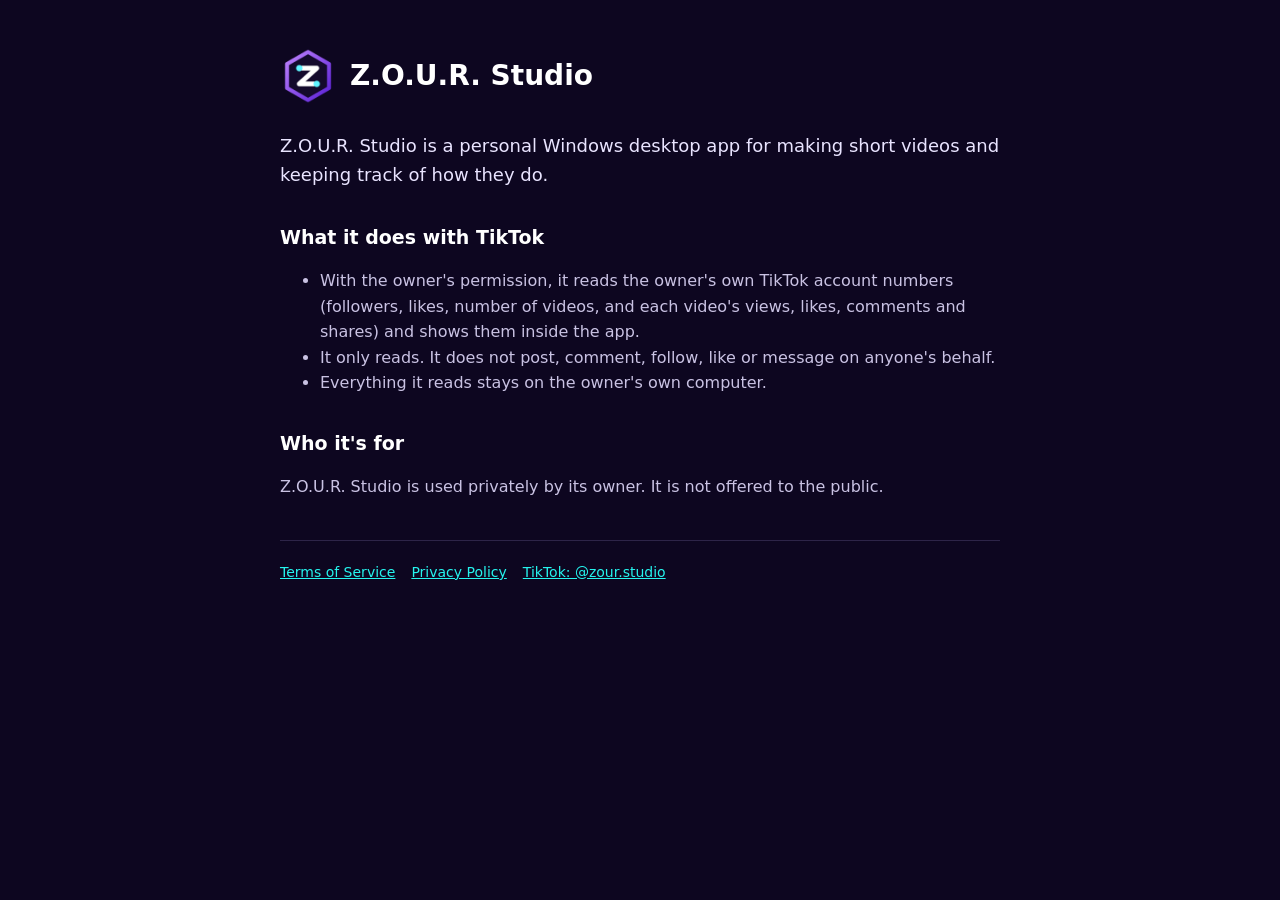
<file: index.html>
<!doctype html>
<html lang="en">
<head>
<meta charset="utf-8">
<meta name="viewport" content="width=device-width, initial-scale=1">
<title>Z.O.U.R. Studio</title>
<meta name="description" content="Z.O.U.R. Studio is a personal desktop app for making and managing short videos.">
<link rel="icon" href="icon.png">
<link rel="stylesheet" href="style.css">
</head>
<body>
<main>
<header><img src="icon.png" alt=""><h1>Z.O.U.R. Studio</h1></header>
<p class="lead">Z.O.U.R. Studio is a personal Windows desktop app for making short videos and keeping track of how they do.</p>
<h2>What it does with TikTok</h2>
<ul>
<li>With the owner's permission, it reads the owner's own TikTok account numbers (followers, likes, number of videos, and each video's views, likes, comments and shares) and shows them inside the app.</li>
<li>It only reads. It does not post, comment, follow, like or message on anyone's behalf.</li>
<li>Everything it reads stays on the owner's own computer.</li>
</ul>
<h2>Who it's for</h2>
<p>Z.O.U.R. Studio is used privately by its owner. It is not offered to the public.</p>
<nav><a href="terms.html">Terms of Service</a><a href="privacy.html">Privacy Policy</a><a href="https://www.tiktok.com/@zour.studio">TikTok: @zour.studio</a></nav>
</main>
</body>
</html>
</file>
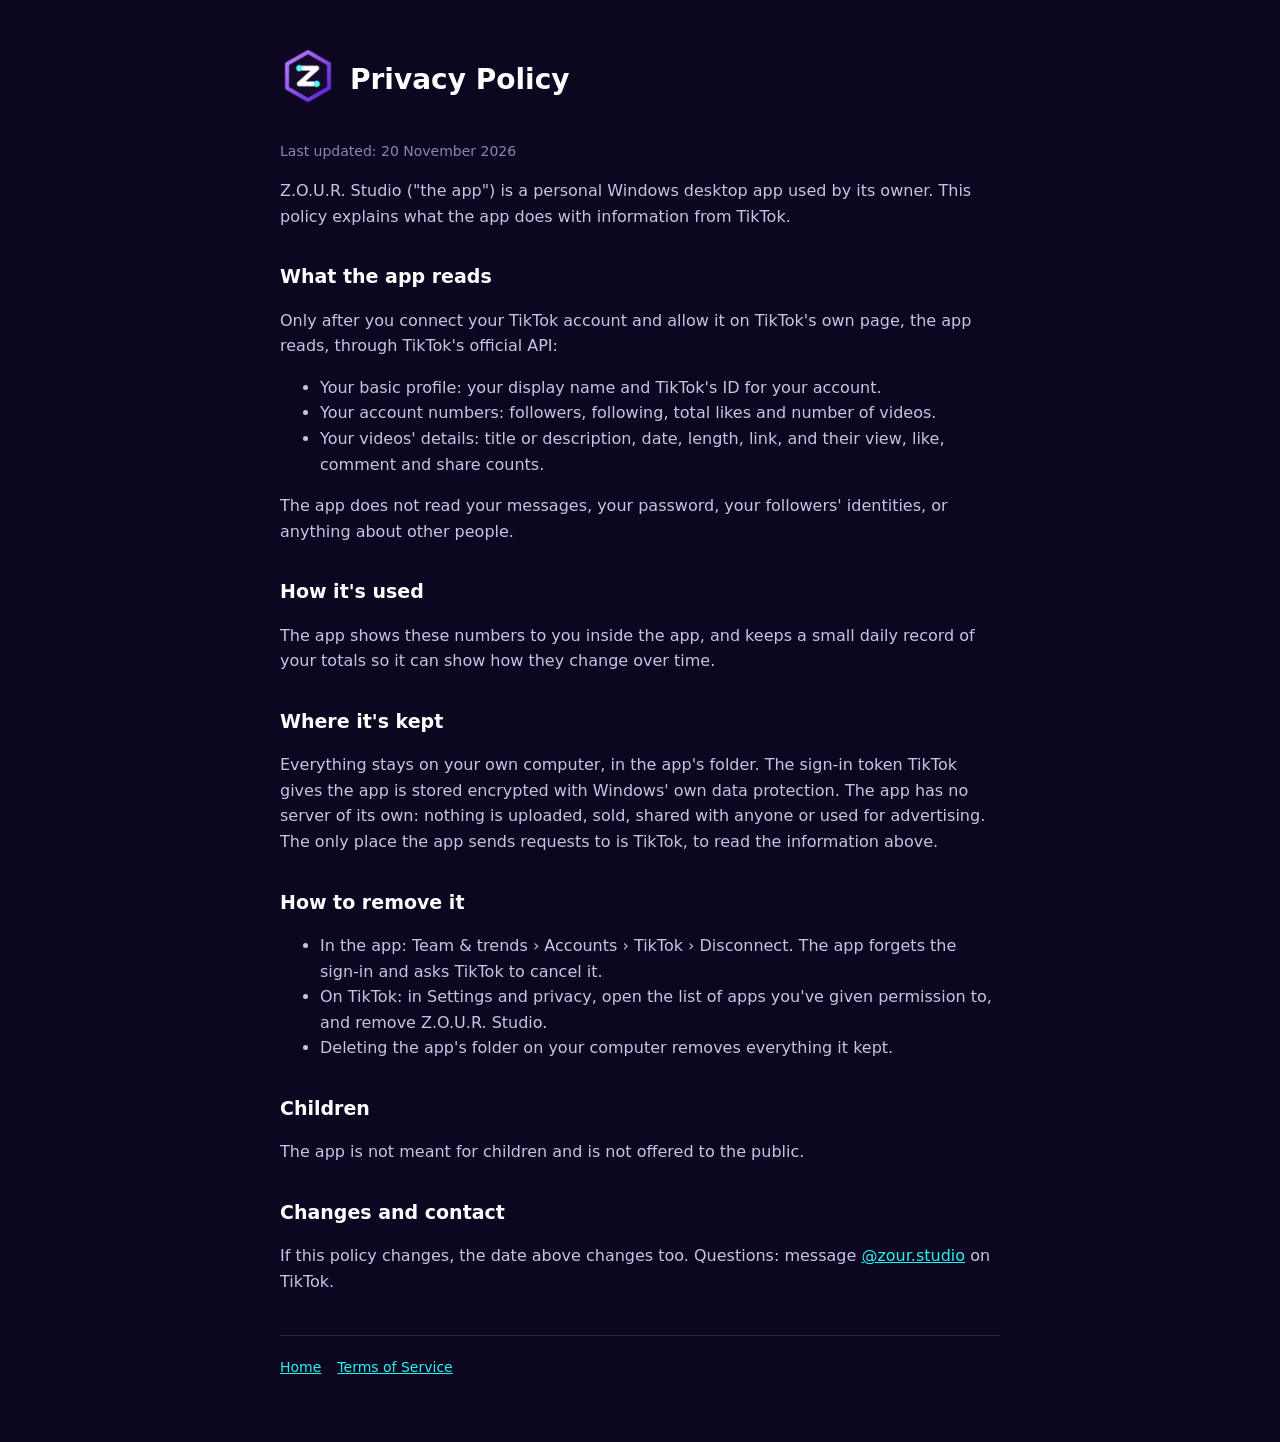
<file: privacy.html>
<!doctype html>
<html lang="en">
<head>
<meta charset="utf-8">
<meta name="viewport" content="width=device-width, initial-scale=1">
<title>Privacy Policy · Z.O.U.R. Studio</title>
<link rel="icon" href="icon.png">
<link rel="stylesheet" href="style.css">
</head>
<body>
<main>
<header><a href="index.html"><img src="icon.png" alt="Z.O.U.R. Studio"></a><h1>Privacy Policy</h1></header>
<p class="muted">Last updated: 20 November 2026</p>
<p>Z.O.U.R. Studio ("the app") is a personal Windows desktop app used by its owner. This policy explains what the app does with information from TikTok.</p>

<h2>What the app reads</h2>
<p>Only after you connect your TikTok account and allow it on TikTok's own page, the app reads, through TikTok's official API:</p>
<ul>
<li>Your basic profile: your display name and TikTok's ID for your account.</li>
<li>Your account numbers: followers, following, total likes and number of videos.</li>
<li>Your videos' details: title or description, date, length, link, and their view, like, comment and share counts.</li>
</ul>
<p>The app does not read your messages, your password, your followers' identities, or anything about other people.</p>

<h2>How it's used</h2>
<p>The app shows these numbers to you inside the app, and keeps a small daily record of your totals so it can show how they change over time.</p>

<h2>Where it's kept</h2>
<p>Everything stays on your own computer, in the app's folder. The sign-in token TikTok gives the app is stored encrypted with Windows' own data protection. The app has no server of its own: nothing is uploaded, sold, shared with anyone or used for advertising. The only place the app sends requests to is TikTok, to read the information above.</p>

<h2>How to remove it</h2>
<ul>
<li>In the app: Team &amp; trends › Accounts › TikTok › Disconnect. The app forgets the sign-in and asks TikTok to cancel it.</li>
<li>On TikTok: in Settings and privacy, open the list of apps you've given permission to, and remove Z.O.U.R. Studio.</li>
<li>Deleting the app's folder on your computer removes everything it kept.</li>
</ul>

<h2>Children</h2>
<p>The app is not meant for children and is not offered to the public.</p>

<h2>Changes and contact</h2>
<p>If this policy changes, the date above changes too. Questions: message <a href="https://www.tiktok.com/@zour.studio">@zour.studio</a> on TikTok.</p>
<nav><a href="index.html">Home</a><a href="terms.html">Terms of Service</a></nav>
</main>
</body>
</html>
</file>
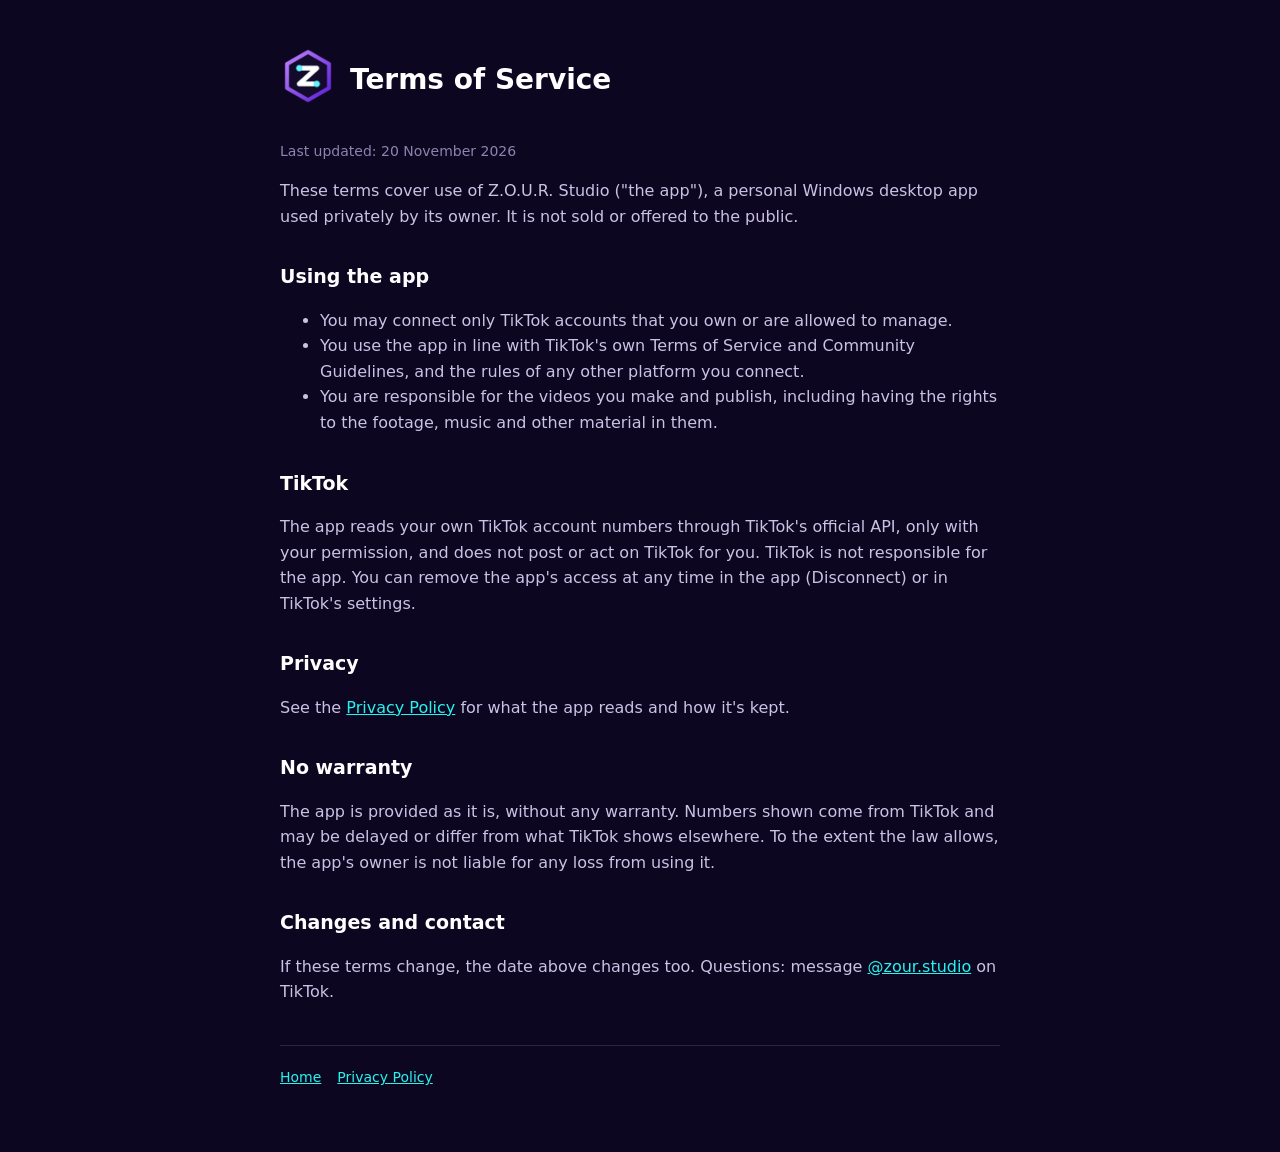
<file: terms.html>
<!doctype html>
<html lang="en">
<head>
<meta charset="utf-8">
<meta name="viewport" content="width=device-width, initial-scale=1">
<title>Terms of Service · Z.O.U.R. Studio</title>
<link rel="icon" href="icon.png">
<link rel="stylesheet" href="style.css">
</head>
<body>
<main>
<header><a href="index.html"><img src="icon.png" alt="Z.O.U.R. Studio"></a><h1>Terms of Service</h1></header>
<p class="muted">Last updated: 20 November 2026</p>
<p>These terms cover use of Z.O.U.R. Studio ("the app"), a personal Windows desktop app used privately by its owner. It is not sold or offered to the public.</p>

<h2>Using the app</h2>
<ul>
<li>You may connect only TikTok accounts that you own or are allowed to manage.</li>
<li>You use the app in line with TikTok's own Terms of Service and Community Guidelines, and the rules of any other platform you connect.</li>
<li>You are responsible for the videos you make and publish, including having the rights to the footage, music and other material in them.</li>
</ul>

<h2>TikTok</h2>
<p>The app reads your own TikTok account numbers through TikTok's official API, only with your permission, and does not post or act on TikTok for you. TikTok is not responsible for the app. You can remove the app's access at any time in the app (Disconnect) or in TikTok's settings.</p>

<h2>Privacy</h2>
<p>See the <a href="privacy.html">Privacy Policy</a> for what the app reads and how it's kept.</p>

<h2>No warranty</h2>
<p>The app is provided as it is, without any warranty. Numbers shown come from TikTok and may be delayed or differ from what TikTok shows elsewhere. To the extent the law allows, the app's owner is not liable for any loss from using it.</p>

<h2>Changes and contact</h2>
<p>If these terms change, the date above changes too. Questions: message <a href="https://www.tiktok.com/@zour.studio">@zour.studio</a> on TikTok.</p>
<nav><a href="index.html">Home</a><a href="privacy.html">Privacy Policy</a></nav>
</main>
</body>
</html>
</file>
<file: style.css>
:root { color-scheme: dark; }
* { box-sizing: border-box; }
body { margin: 0; background: #0d0620; color: #d9d3f0; font: 16px/1.6 "Segoe UI", system-ui, -apple-system, sans-serif; }
main { max-width: 760px; margin: 0 auto; padding: 48px 20px 64px; }
header { display: flex; align-items: center; gap: 14px; margin-bottom: 28px; }
header img { width: 56px; height: 56px; }
header a { color: inherit; text-decoration: none; }
h1 { margin: 0; color: #ffffff; font-size: 28px; line-height: 1.2; }
h2 { margin: 32px 0 8px; color: #ffffff; font-size: 19px; }
p, li { color: #c9c2e3; }
a { color: #25f4ee; }
.lead { font-size: 18px; color: #e9e4ff; }
.muted { color: #8d84ad; font-size: 14px; }
nav { display: flex; flex-wrap: wrap; gap: 16px; margin-top: 40px; padding-top: 20px; border-top: 1px solid rgba(190, 170, 255, 0.18); font-size: 14px; }
</file>
